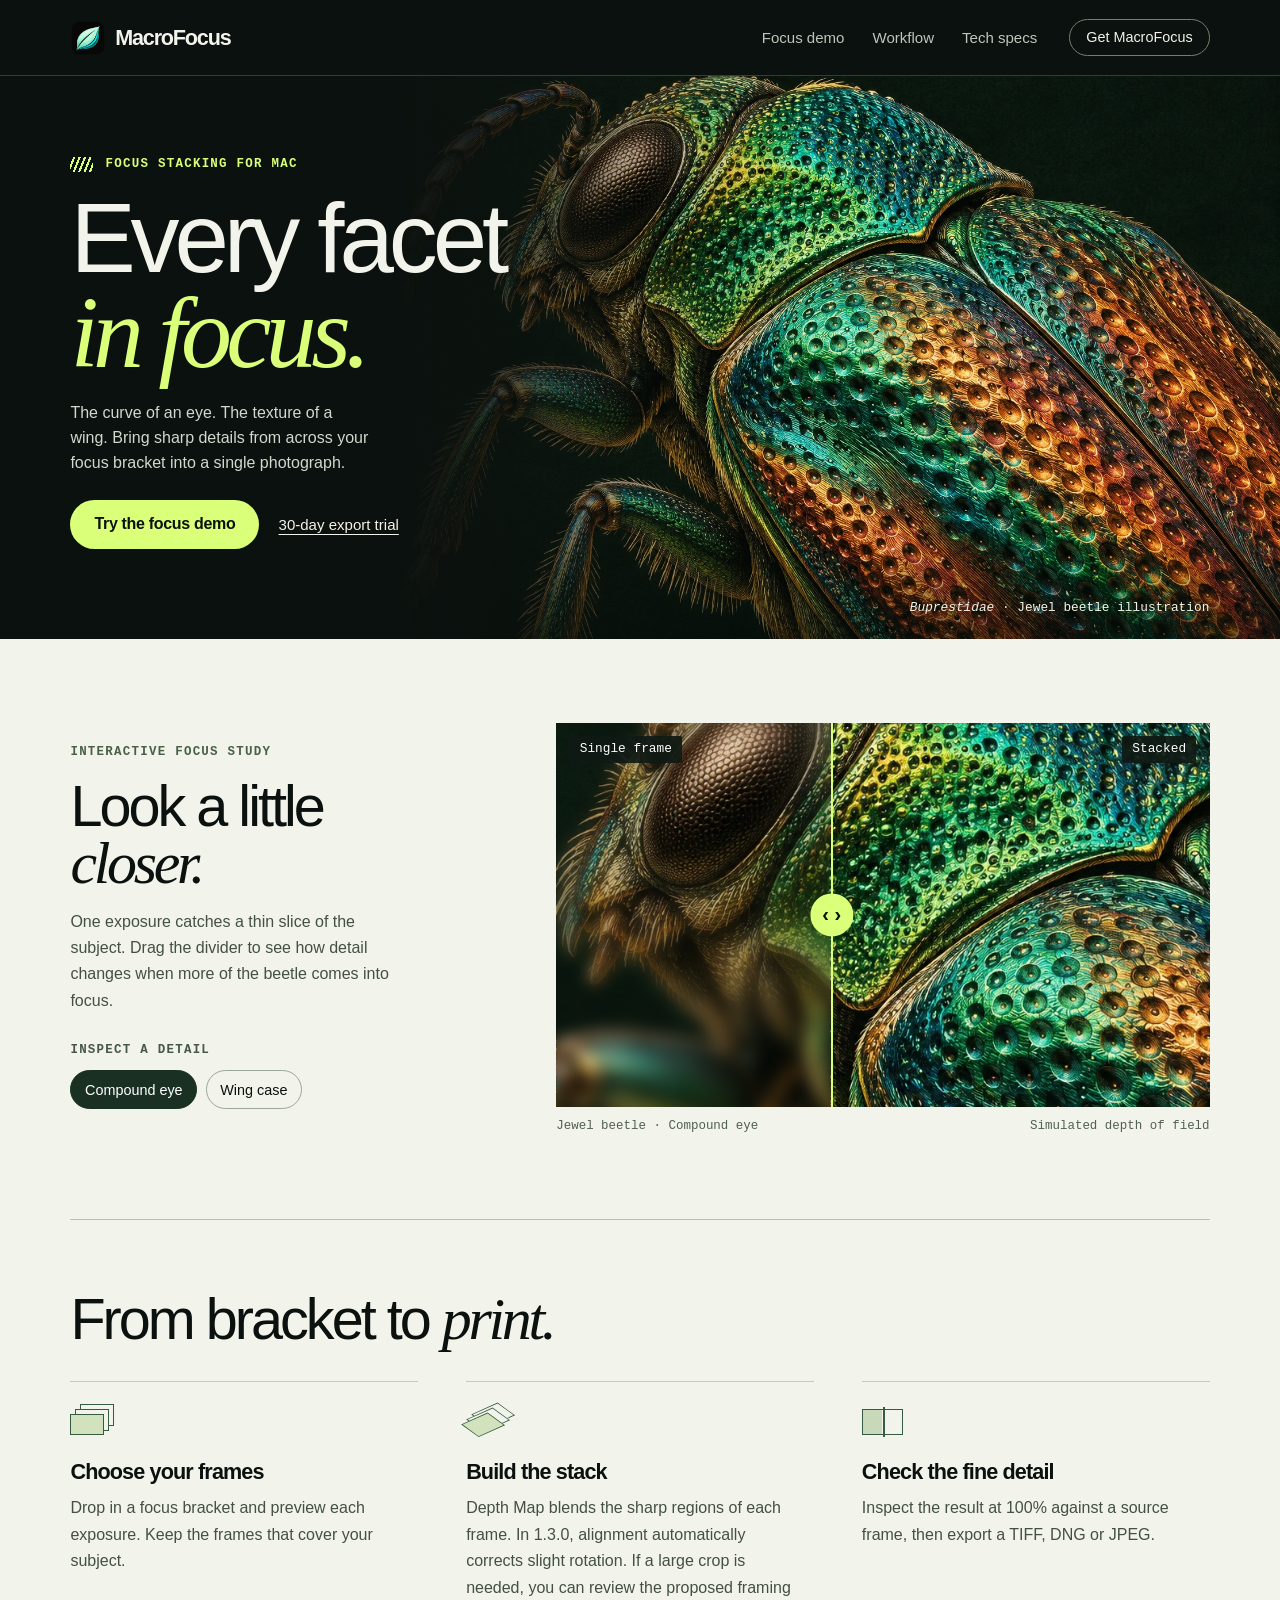
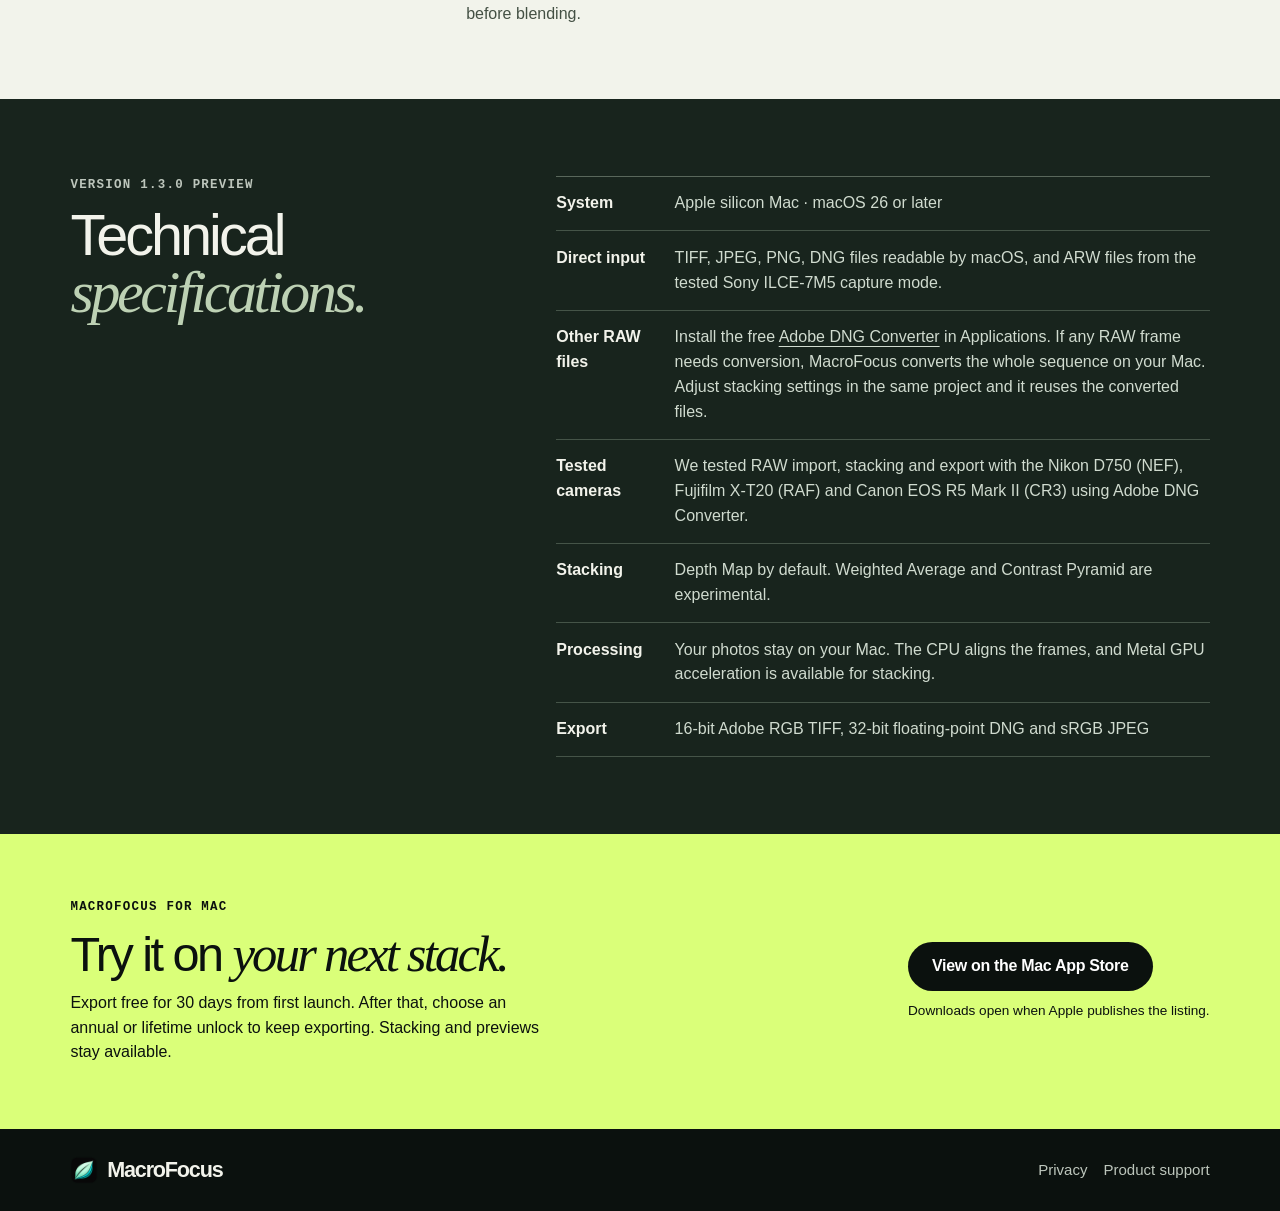
<file: index.html>
<!doctype html>
<html lang="en">
<head>
  <meta charset="utf-8">
  <meta name="viewport" content="width=device-width, initial-scale=1">
  <meta name="theme-color" content="#0b110e">
  <meta name="description" content="MacroFocus combines a sequence of macro photographs into a single image with greater depth of field. Explore the focus stacking workflow for Apple silicon Macs.">
  <meta property="og:title" content="MacroFocus — Macro focus stacking for Mac">
  <meta property="og:description" content="Align your focus bracket, combine sharp detail across frames and inspect the result on your Mac.">
  <meta property="og:type" content="website">
  <meta property="og:image" content="https://hengfeiyang.github.io/macrofocus/assets/jewel-beetle.webp">
  <script src="focus-preview.js" defer></script>
  <title>MacroFocus — Macro focus stacking for Mac</title>
  <link rel="icon" type="image/png" href="assets/macrofocus.png">
  <link rel="stylesheet" href="styles.css">
</head>
<body class="home">
  <a class="skip" href="#main">Skip to content</a>
  <header class="masthead">
    <div class="wrap masthead-inner">
      <a class="brand" href="./" aria-label="MacroFocus home"><img src="assets/macrofocus.png" width="36" height="36" alt="">MacroFocus</a>
      <nav aria-label="Main"><a href="#preview">Focus demo</a><a href="#workflow">Workflow</a><a href="#specs">Tech specs</a></nav>
      <a class="nav-get" href="#get">Get MacroFocus</a>
    </div>
  </header>
  <main id="main">
    <section class="hero" aria-labelledby="hero-title">
      <figure class="hero-plate">
        <img src="assets/jewel-beetle.webp" width="1536" height="1024" alt="A jewel beetle up close. Its copper eye is made of tiny facets, and its emerald wing case is dotted with gold." fetchpriority="high">
        <figcaption><i>Buprestidae</i> · Jewel beetle illustration</figcaption>
      </figure>
      <div class="wrap hero-inner">
        <div class="hero-copy">
          <p class="eyebrow"><span class="stack-mark" aria-hidden="true"></span>Focus stacking for Mac</p>
          <h1 id="hero-title">Every facet<br><em>in focus.</em></h1>
          <p class="lead">The curve of an eye. The texture of a wing. Bring sharp details from across your focus bracket into a single photograph.</p>
          <div class="hero-actions"><a class="button lime" href="#preview">Try the focus demo</a><a class="trial-link" href="#get">30-day export trial</a></div>
        </div>
      </div>
    </section>

    <section class="lab" id="preview" aria-labelledby="preview-title">
      <div class="wrap lab-layout">
        <div class="lab-copy">
          <p class="eyebrow">Interactive focus study</p>
          <h2 id="preview-title">Look a little <br><em>closer.</em></h2>
          <p>One exposure catches a thin slice of the subject. <span id="study-instruction">Compare it with the stacked view to see how detail changes across the beetle.</span></p>
          <fieldset class="crop-controls" hidden>
            <legend>Inspect a detail</legend>
            <label><input type="radio" name="crop" value="eye" checked><span>Compound eye</span></label>
            <label><input type="radio" name="crop" value="wing"><span>Wing case</span></label>
          </fieldset>
        </div>
        <figure class="study" data-crop="eye">
          <div class="study-window">
            <div class="crop sharp" role="img" aria-label="Magnified jewel beetle illustration"></div>
            <div class="before" aria-hidden="true"><div class="crop soft"></div></div>
            <div class="study-labels" aria-hidden="true"><span>Single frame</span><span>Stacked</span></div>
            <div class="separator" aria-hidden="true"><span>‹ ›</span></div>
            <input type="range" class="divider" min="0" max="100" value="42" aria-label="Single-frame portion of focus comparison" aria-describedby="study-caption" disabled>
          </div>
          <figcaption id="study-caption"><span>Jewel beetle · <span id="crop-name">Compound eye</span></span><span>Simulated depth of field</span></figcaption>
        </figure>
      </div>
    </section>

    <section id="workflow" class="workflow wrap" aria-labelledby="workflow-title">
      <h2 id="workflow-title">From bracket to <em>print.</em></h2>
      <ol class="stages">
        <li><div class="diagram frames" aria-hidden="true"><i></i><i></i><i></i></div><h3>Choose your frames</h3><p>Drop in a focus bracket and preview each exposure. Keep the frames that cover your subject.</p></li>
        <li><div class="diagram planes" aria-hidden="true"><i></i><i></i><i></i></div><h3>Build the stack</h3><p>Depth Map blends the sharp regions of each frame. In 1.3.0, alignment automatically corrects slight rotation. If a large crop is needed, you can review the proposed framing before blending.</p></li>
        <li><div class="diagram split" aria-hidden="true"><i></i></div><h3>Check the fine detail</h3><p>Inspect the result at 100% against a source frame, then export a TIFF, DNG or JPEG.</p></li>
      </ol>
    </section>
    <section class="specs" id="specs" aria-labelledby="specs-title">
      <div class="wrap specs-layout">
        <div><p class="eyebrow">Version 1.3.0 preview</p><h2 id="specs-title">Technical<br><em>specifications.</em></h2></div>
        <dl>
          <div><dt>System</dt><dd>Apple silicon Mac · macOS 26 or later</dd></div>
          <div><dt>Direct input</dt><dd>TIFF, JPEG, PNG, DNG files readable by macOS, and ARW files from the tested Sony ILCE-7M5 capture mode.</dd></div>
          <div><dt>Other RAW files</dt><dd>Install the free <a href="https://helpx.adobe.com/camera-raw/desktop/dng-and-file-formats/adobe-dng-converter.html">Adobe DNG Converter</a> in Applications. If any RAW frame needs conversion, MacroFocus converts the whole sequence on your Mac. Adjust stacking settings in the same project and it reuses the converted files.</dd></div>
          <div><dt>Tested cameras</dt><dd>We tested RAW import, stacking and export with the Nikon D750 (NEF), Fujifilm X-T20 (RAF) and Canon EOS R5 Mark II (CR3) using Adobe DNG Converter.</dd></div>
          <div><dt>Stacking</dt><dd>Depth Map by default. Weighted Average and Contrast Pyramid are experimental.</dd></div>
          <div><dt>Processing</dt><dd>Your photos stay on your Mac. The CPU aligns the frames, and Metal GPU acceleration is available for stacking.</dd></div>
          <div><dt>Export</dt><dd>16-bit Adobe RGB TIFF, 32-bit floating-point DNG and sRGB JPEG</dd></div>
        </dl>
      </div>
    </section>
    <section class="get" id="get" aria-labelledby="get-title">
      <div class="wrap get-layout">
        <div><p class="eyebrow">MacroFocus for Mac</p><h2 id="get-title">Try it on <em>your next stack.</em></h2>
        <p>Export free for 30 days from first launch. After that, choose an annual or lifetime unlock to keep exporting. Stacking and previews stay available.</p></div>
        <div class="store"><a class="button dark" href="https://apps.apple.com/app/id6836346236">View on the Mac App Store</a>
        <p>Downloads open when Apple publishes the listing.</p></div>
      </div>
    </section>
  </main>
  <footer><div class="wrap footer-inner">
    <a class="brand" href="./"><img src="assets/macrofocus.png" width="28" height="28" alt="">MacroFocus</a>
    <div class="footer-links"><a href="privacy/">Privacy</a><a href="https://github.com/hengfeiyang/macrofocus/issues">Product support</a></div>
  </div></footer>
</body>
</html>
</file>
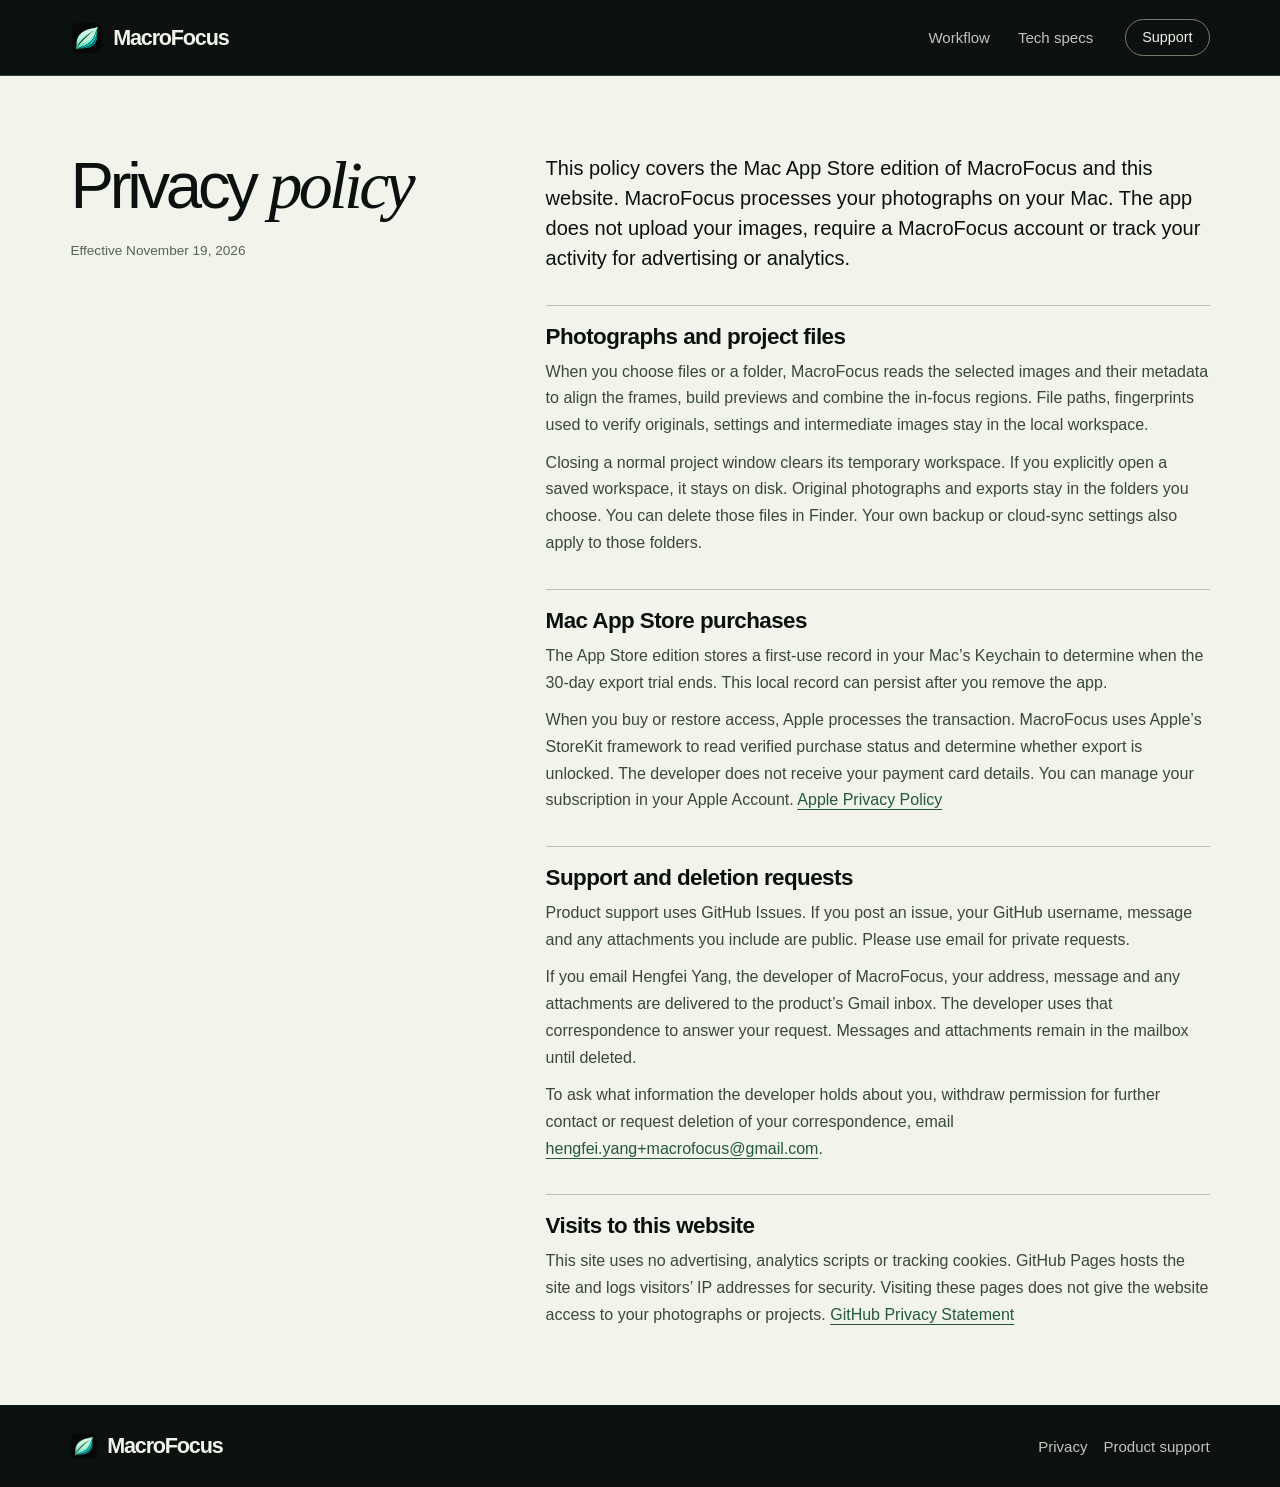
<file: privacy/index.html>
<!doctype html>
<html lang="en">
<head>
  <meta charset="utf-8">
  <meta name="viewport" content="width=device-width, initial-scale=1">
  <meta name="theme-color" content="#101713">
  <meta name="description" content="How MacroFocus handles photographs, local project files, App Store purchases, support messages and visits to this website.">
  <title>Privacy Policy — MacroFocus</title>
  <link rel="icon" type="image/png" href="../assets/macrofocus.png">
  <link rel="stylesheet" href="../styles.css">
</head>
<body>
  <a class="skip" href="#main">Skip to content</a>
  <header class="masthead">
    <div class="wrap masthead-inner">
      <a class="brand" href="../" aria-label="MacroFocus home"><img src="../assets/macrofocus.png" width="34" height="34" alt="">MacroFocus</a>
      <nav aria-label="Main"><a href="../#workflow">Workflow</a><a href="../#specs">Tech specs</a></nav>
      <a class="support" href="https://github.com/hengfeiyang/macrofocus/issues">Support</a>
    </div>
  </header>

  <main id="main" class="policy">
    <div class="wrap policy-layout">
      <header>
        <h1 id="policy-title">Privacy <em>policy</em></h1>
        <p class="updated">Effective <time datetime="2026-11-19">November 19, 2026</time></p>
      </header>
      <article aria-labelledby="policy-title">
        <p>This policy covers the Mac App Store edition of MacroFocus and this website. MacroFocus processes your photographs on your Mac. The app does not upload your images, require a MacroFocus account or track your activity for advertising or analytics.</p>

        <h2>Photographs and project files</h2>
        <p>When you choose files or a folder, MacroFocus reads the selected images and their metadata to align the frames, build previews and combine the in-focus regions. File paths, fingerprints used to verify originals, settings and intermediate images stay in the local workspace.</p>
        <p>Closing a normal project window clears its temporary workspace. If you explicitly open a saved workspace, it stays on disk. Original photographs and exports stay in the folders you choose. You can delete those files in Finder. Your own backup or cloud-sync settings also apply to those folders.</p>

        <h2>Mac App Store purchases</h2>
        <p>The App Store edition stores a first-use record in your Mac’s Keychain to determine when the 30-day export trial ends. This local record can persist after you remove the app.</p>
        <p>When you buy or restore access, Apple processes the transaction. MacroFocus uses Apple’s StoreKit framework to read verified purchase status and determine whether export is unlocked. The developer does not receive your payment card details. You can manage your subscription in your Apple Account. <a href="https://www.apple.com/legal/privacy/en-ww/">Apple Privacy Policy</a></p>

        <h2>Support and deletion requests</h2>
        <p>Product support uses GitHub Issues. If you post an issue, your GitHub username, message and any attachments you include are public. Please use email for private requests.</p>
        <p>If you email Hengfei Yang, the developer of MacroFocus, your address, message and any attachments are delivered to the product’s Gmail inbox. The developer uses that correspondence to answer your request. Messages and attachments remain in the mailbox until deleted.</p>
        <p>To ask what information the developer holds about you, withdraw permission for further contact or request deletion of your correspondence, email <a href="mailto:hengfei.yang+macrofocus@gmail.com">hengfei.yang+macrofocus@gmail.com</a>.</p>

        <h2>Visits to this website</h2>
        <p>This site uses no advertising, analytics scripts or tracking cookies. GitHub Pages hosts the site and logs visitors’ IP addresses for security. Visiting these pages does not give the website access to your photographs or projects. <a href="https://docs.github.com/en/site-policy/privacy-policies/github-general-privacy-statement">GitHub Privacy Statement</a></p>
      </article>
    </div>
  </main>
  <footer><div class="wrap footer-inner">
    <a class="brand" href="../"><img src="../assets/macrofocus.png" width="28" height="28" alt="">MacroFocus</a>
    <div class="footer-links"><a href="./" aria-current="page">Privacy</a><a href="https://github.com/hengfeiyang/macrofocus/issues">Product support</a></div>
  </div></footer>
</body>
</html>
</file>
<file: styles.css>
:root {
  --ink: #0b110e;
  --paper: #f2f3eb;
  --acid: #daff79;
  --faded: #bdc6bc;
  --sans: "Inter", "Helvetica Neue", Arial, sans-serif;
  --serif: "Iowan Old Style", Baskerville, Georgia, serif;
  --mono: ui-monospace, Menlo, Consolas, monospace;
}
* { box-sizing: border-box; }
body { margin: 0; background: var(--paper); color: var(--ink); font: 1rem/1.55 var(--sans); }
h1, h2, h3, p, ol, dl, dd, figure, fieldset { margin: 0; }
h1, h2 { font-weight: 500; letter-spacing: -.052em; line-height: .99; }
h2 { font-size: clamp(2.75rem, 4.5vw, 4.8rem); }
h1 em, h2 em { font: italic 400 1.04em/.96 var(--serif); letter-spacing: -.055em; }
a { color: inherit; text-underline-offset: .25em; }
:focus-visible { outline: 3px solid #3e795c; outline-offset: 4px; }
.masthead :focus-visible, .hero :focus-visible, footer :focus-visible { outline-color: var(--acid); }
.skip { position: absolute; z-index: 5; left: 1rem; top: 1rem; transform: translateY(-200%); padding: .7rem 1rem; background: white; }
.skip:focus { transform: none; }
.wrap { width: min(89%, 86rem); margin-inline: auto; }
.masthead, footer { background: var(--ink); color: var(--paper); }
.masthead { border-bottom: 1px solid #343d34; }
.masthead-inner, .footer-inner { display: flex; gap: 2rem; align-items: center; }
.masthead-inner { min-height: 4.7rem; }
.brand { display: inline-flex; align-items: center; gap: .55rem; font-size: 1.35rem; font-weight: 650; letter-spacing: -.055em; text-decoration: none; }
.brand img { display: block; }
nav { display: flex; gap: 1.75rem; margin-left: auto; }
nav a, .footer-links a { color: var(--faded); font-size: .94rem; text-decoration: none; }
nav a:hover, .footer-links a:hover { color: white; text-decoration: underline; }
.nav-get, .support { padding: .42rem 1rem; border: 1px solid #75806d; border-radius: 2rem; text-decoration: none; font-size: .9rem; }
.nav-get:hover, .support:hover { border-color: var(--acid); color: var(--acid); }
.hero { position: relative; isolation: isolate; overflow: hidden; background: var(--ink); color: var(--paper); }
.hero-plate { position: absolute; inset: 0 0 0 31%; z-index: -1; }
.hero-plate img { width: 100%; height: 100%; object-fit: cover; object-position: 50% 40%; }
.hero-plate::after { content: ""; position: absolute; inset: 0; background: linear-gradient(90deg, var(--ink) 0%, rgba(11,17,14,.89) 8%, rgba(11,17,14,.24) 29%, transparent 47%), linear-gradient(0deg, rgba(5,12,8,.6), transparent 17%); }
.hero-plate figcaption { position: absolute; z-index: 1; bottom: 1.4rem; right: 8%; color: #f1f5e9; font: .8rem/1.4 var(--mono); }
.hero-inner { display: flex; align-items: center; min-height: clamp(32rem, 44vw, 45rem); padding-block: 3.6rem 4.3rem; }
.hero-copy { max-width: 43%; }
.eyebrow, .crop-controls legend { font: 550 .78rem/1.5 var(--mono); text-transform: uppercase; letter-spacing: .1em; }
.hero .eyebrow { color: var(--acid); display: flex; align-items: center; gap: .8rem; }
.stack-mark { width: 1.4rem; height: .9rem; background: repeating-linear-gradient(112deg, transparent 0 3px, currentColor 3px 5px); }
.hero h1 { margin-block: 1.2rem; font-size: clamp(4.4rem, 7.65vw, 8.2rem); line-height: .93; }
.hero h1 em { color: var(--acid); }
.lead { max-width: 34ch; color: #d1d8ce; font-size: clamp(1rem, 1.25vw, 1.25rem); }
.button { display: inline-flex; align-items: center; justify-content: center; min-height: 3rem; padding: .76rem 1.5rem; border-radius: 2rem; font-weight: 650; text-decoration: none; letter-spacing: -.02em; }
.hero-actions { display: flex; flex-wrap: wrap; gap: .6rem 1.2rem; align-items: center; margin-top: 1.55rem; }
.trial-link { color: var(--paper); font-size: .94rem; }
.trial-link:hover { color: var(--acid); }
.lime { background: var(--acid); color: var(--ink); }
.lime:hover { background: #edffb8; }
.lab { padding-block: clamp(3.5rem, 6.5vw, 7rem); }
.lab-layout, .specs-layout { display: grid; grid-template-columns: minmax(0,.77fr) minmax(0,1.23fr); gap: clamp(2rem, 6vw, 6.5rem); align-items: center; }
.lab-copy .eyebrow { color: #496046; }
.lab-copy h2 { margin: 1rem 0; }
.lab-copy > p:not(.eyebrow), .stages p { max-width: 37ch; line-height: 1.65; color: #445044; }
.crop-controls { padding: 0; border: 0; margin-top: 1.7rem; }
.crop-controls legend { margin-bottom: .65rem; padding: 0; color: #465746; }
.crop-controls label { position: relative; display: inline-block; cursor: pointer; margin: 0 .25rem .35rem 0; }
.crop-controls input { position: absolute; opacity: 0; }
.crop-controls span { display: inline-block; border: 1px solid #9ca799; border-radius: 2rem; font-size: .9rem; padding: .45rem .85rem; }
.crop-controls input:checked + span { background: #193022; border-color: #193022; color: white; }
.crop-controls input:focus-visible + span { outline: 3px solid #3e795c; outline-offset: 3px; }
.study { --split: 42%; --origin: 24% 18%; --zoom: 1.9; }
.study[data-crop="wing"] { --origin: 76% 62%; }
.study-window { position: relative; overflow: hidden; aspect-ratio: 1.7; background: #142119; }
.crop, .before, .divider { position: absolute; inset: 0; }
.crop { background: center / cover no-repeat url("assets/jewel-beetle.webp"); transform: scale(var(--zoom)); transform-origin: var(--origin); }
.before { overflow: hidden; clip-path: inset(0 calc(100% - var(--split)) 0 0); }
.soft { filter: blur(4px); mask-image: radial-gradient(ellipse at 24% 23%, transparent 0%, #000 23%); }
.study-labels { position: absolute; inset: .85rem .85rem auto; display: flex; justify-content: space-between; pointer-events: none; }
.study-labels span { color: white; background: #101a14e8; padding: .27rem .62rem; font: .8rem/1.4 var(--mono); border-radius: 2px; }
.separator { position: absolute; top: 0; bottom: 0; left: var(--split); width: 2px; background: var(--acid); pointer-events: none; }
.separator span { position: absolute; top: 50%; left: 50%; transform: translate(-50%, -50%); display: grid; place-items: center; width: 2.7rem; height: 2.7rem; border-radius: 100%; background: var(--acid); color: var(--ink); font: 600 1.25rem/1 var(--sans); }
.divider { margin: 0; width: 100%; height: 100%; opacity: 0; cursor: ew-resize; touch-action: pan-y; }
.study-window:has(.divider:disabled) .separator span { display: none; }
.study-window:focus-within { outline: 3px solid #457258; outline-offset: 4px; }
.study figcaption { display: flex; justify-content: space-between; flex-wrap: wrap; gap: .2rem .75rem; margin-top: .7rem; color: #516051; font: .78rem/1.4 var(--mono); }
.workflow { padding-block: clamp(3rem, 5.6vw, 6rem); border-top: 1px solid #b9c2b5; }
.stages { list-style: none; padding: 0; margin-top: 2rem; display: grid; grid-template-columns: repeat(3, 1fr); gap: 3rem; }
.stages li { border-top: 1px solid #c3cbbf; padding-top: 1.4rem; }
.stages h3 { font-size: 1.35rem; letter-spacing: -.04em; margin: 1rem 0 .4rem; }
.diagram { position: relative; height: 2.2rem; width: 3rem; }
.diagram i { position: absolute; width: 2.1rem; height: 1.35rem; border: 1.5px solid #355c42; background: var(--paper); }
.diagram i:nth-child(1) { left: .6rem; top: 0; }
.diagram i:nth-child(2) { left: .3rem; top: .3rem; }
.diagram i:nth-child(3) { left: 0; top: .6rem; background: #d2e2bc; }
.planes i { transform: rotate(-24deg) skewX(30deg) scale(.85); }
.split i:first-child { top: .3rem; left: 0; width: 2.6rem; height: 1.6rem; background: linear-gradient(90deg, #c8d9b9 50%, transparent 50%); }
.split i::after { content: ""; position: absolute; top: -.2rem; bottom: -.2rem; left: 50%; border-left: 2px solid #355c42; }
.specs { background: #18241d; color: var(--paper); padding-block: clamp(3.5rem, 6vw, 6rem); }
.specs-layout { align-items: start; }
.specs .eyebrow { margin-bottom: .8rem; color: var(--faded); }
.specs h2 em { color: #bdd1b4; }
dl { border-top: 1px solid #59675b; }
dl div { display: grid; grid-template-columns: 6.4rem 1fr; gap: 1rem; padding: .9rem 0; border-bottom: 1px solid #455448; }
dt { font-weight: 600; }
dd { color: #d0dbcf; }
.get { background: var(--acid); padding-block: clamp(3rem, 5vw, 5rem); }
.get-layout { display: flex; align-items: center; justify-content: space-between; gap: 3rem; }
.get h2 { font-size: clamp(2.6rem, 3.8vw, 4rem); margin: .8rem 0; }
.get-layout > div > p:not(.eyebrow) { max-width: 54ch; }
.dark { background: var(--ink); color: white; }
.dark:hover { background: #28382d; }
.store { flex: none; max-width: 100%; }
.store p { font-size: .85rem; margin-top: .6rem; }
.footer-inner { justify-content: space-between; padding-block: 1.5rem; }
.footer-links { display: flex; gap: 1rem; }
.policy { padding-block: clamp(3rem, 6vw, 6rem); }
.policy-layout { display: grid; grid-template-columns: .75fr 1.25fr; gap: clamp(3rem, 6vw, 7rem); }
.policy h1 { font-size: clamp(3rem, 5.1vw, 5.2rem); line-height: .98; letter-spacing: -.065em; font-weight: 520; }
.updated { margin-top: 1.35rem; font-size: .85rem; color: #536559; }
.policy article { max-width: 43rem; }
.policy article p { color: #39473c; line-height: 1.68; }
.policy article > p:first-child { color: var(--ink); font-size: 1.25rem; line-height: 1.5; }
.policy article h2 { margin: 2rem 0 .65rem; padding-top: 1.25rem; border-top: 1px solid #b6c2b5; font-size: 1.4rem; letter-spacing: -.025em; font-weight: 600; }
.policy article p + p { margin-top: .65rem; }
.policy article a { color: #22593d; overflow-wrap: anywhere; }
@media (max-width: 50rem) {
  .masthead-inner { min-height: 4rem; gap: 1rem; }
  nav { gap: 1rem; }
  .hero-copy { max-width: 52%; }
  .hero-inner { min-height: 30rem; }
  .lab-layout, .specs-layout { gap: 2rem; }
  .stages { gap: 1.5rem; }
  .get-layout { align-items: start; flex-direction: column; gap: 1.5rem; }
}
@media (max-width: 42rem) {
  .wrap { width: 89%; }
  .home nav, .support { display: none; }
  .nav-get { margin-left: auto; }
  .hero-inner { min-height: auto; padding: 2.6rem 0 57vw; }
  .hero-copy { max-width: 100%; }
  .hero h1 { font-size: clamp(4.05rem, 14vw, 5.25rem); margin-block: .75rem 1rem; }
  .hero-plate { inset: auto 0 0; height: 66vw; }
  .hero-plate img { object-position: center 41%; }
  .hero-plate::after { background: linear-gradient(180deg, var(--ink), rgba(11,17,14,.5) 15%, transparent 33%), linear-gradient(0deg, #0b110eb3, transparent 24%); }
  .hero-plate figcaption { right: 5.5%; bottom: .8rem; }
  .lead { max-width: 36ch; }
  .hero-actions { margin-top: 1.15rem; }
  .lab-layout, .specs-layout, .policy-layout, .stages { grid-template-columns: minmax(0, 1fr); }
  .lab-layout, .specs-layout, .policy-layout { gap: 1.6rem; }
  .lab-copy h2 br { display: none; }
  .crop-controls { margin-top: 1.25rem; }
  .study-window { aspect-ratio: 1.4; }
  .stages { gap: 1.15rem; }
  .stages li { display: grid; grid-template-columns: 3.5rem 1fr; column-gap: .55rem; }
  .diagram { grid-row: span 2; }
  .stages h3 { margin: 0 0 .25rem; }
  .footer-inner { gap: .85rem; flex-wrap: wrap; }
}
</file>
